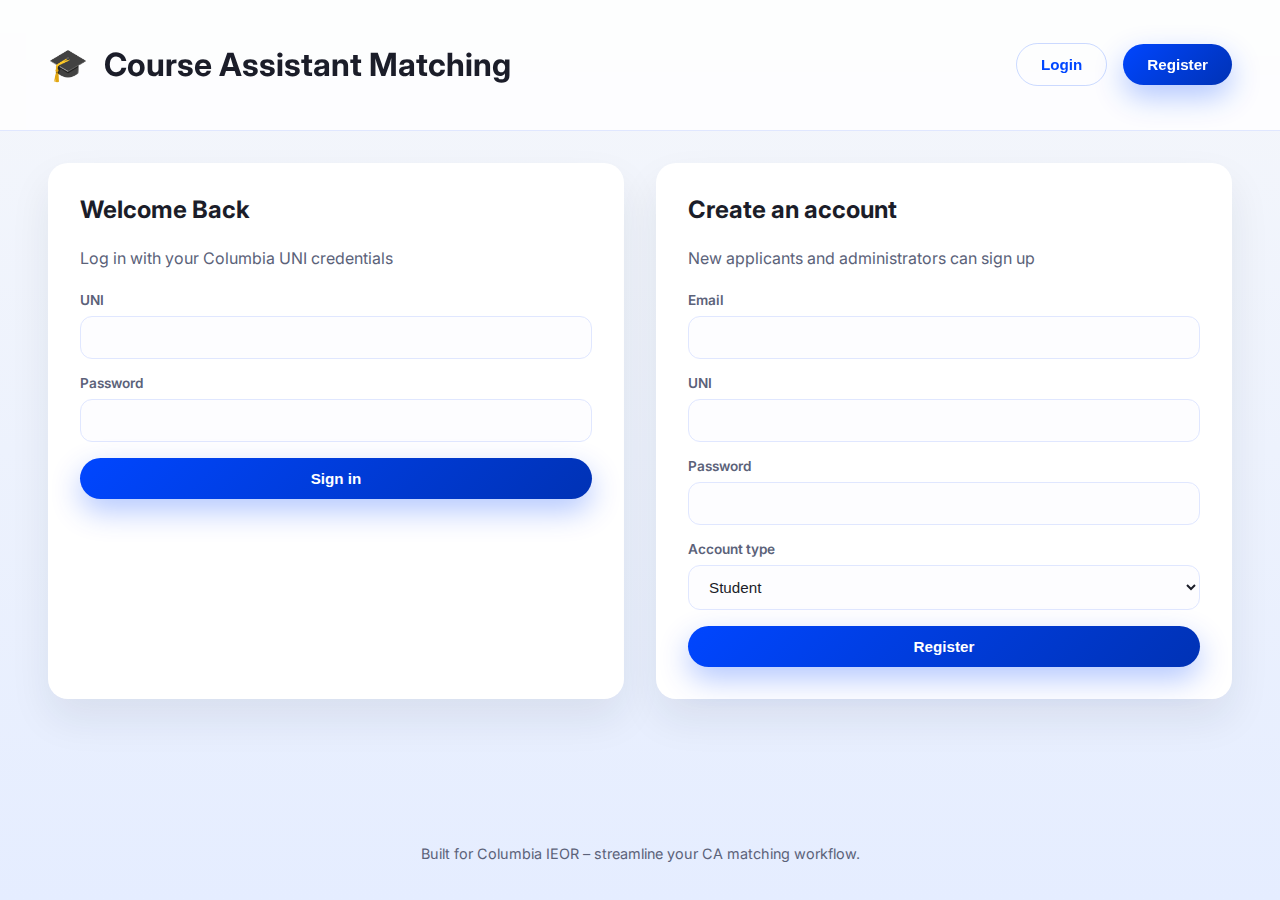
<file: frontend/index.html>
<!DOCTYPE html>
<html lang="en">
  <head>
    <meta charset="UTF-8" />
    <meta name="viewport" content="width=device-width, initial-scale=1.0" />
    <title>CA Match Platform</title>
    <link rel="stylesheet" href="styles.css" />
    <link
      rel="preconnect"
      href="https://fonts.googleapis.com"
    />
    <link
      rel="preconnect"
      href="https://fonts.gstatic.com"
      crossorigin
    />
    <link
      href="https://fonts.googleapis.com/css2?family=Inter:wght@400;500;600;700&display=swap"
      rel="stylesheet"
    />
  </head>
  <body>
    <header class="app-header">
      <div class="branding">
        <span class="logo">🎓</span>
        <h1>Course Assistant Matching</h1>
      </div>
      <nav class="nav-actions">
        <button id="nav-login" class="ghost-button">Login</button>
        <button id="nav-register" class="primary-button">Register</button>
        <button id="nav-logout" class="ghost-button hidden">Logout</button>
      </nav>
    </header>

    <main class="content">
      <section id="auth-section" class="card-grid">
        <article class="card" id="login-card">
          <h2>Welcome Back</h2>
          <p class="card-subtitle">Log in with your Columbia UNI credentials</p>
          <form id="login-form" class="stack">
            <label>
              <span>UNI</span>
              <input type="text" id="login-uni" required minlength="6" maxlength="7" />
            </label>
            <label>
              <span>Password</span>
              <input type="password" id="login-password" required minlength="8" />
            </label>
            <button type="submit" class="primary-button">Sign in</button>
          </form>
        </article>

        <article class="card" id="register-card">
          <h2>Create an account</h2>
          <p class="card-subtitle">New applicants and administrators can sign up</p>
          <form id="register-form" class="stack">
            <label>
              <span>Email</span>
              <input type="email" id="register-email" required />
            </label>
            <label>
              <span>UNI</span>
              <input type="text" id="register-uni" required minlength="6" maxlength="7" />
            </label>
            <label>
              <span>Password</span>
              <input type="password" id="register-password" required minlength="8" />
            </label>
            <label>
              <span>Account type</span>
              <select id="register-role">
                <option value="student">Student</option>
                <option value="admin">Administrator</option>
              </select>
            </label>
            <button type="submit" class="primary-button">Register</button>
          </form>
        </article>
      </section>

      <section id="student-dashboard" class="hidden">
        <div class="dashboard-grid">
          <article class="card wide">
            <div class="card-header">
              <h2>My Profile</h2>
              <button id="refresh-profile" class="ghost-button">Refresh</button>
            </div>
            <form id="profile-form" class="grid-two">
              <label>
                <span>Full name</span>
                <input type="text" id="profile-full-name" placeholder="Jane Doe" />
              </label>
              <label>
                <span>Degree program</span>
                <input type="text" id="profile-degree" placeholder="MS Operations Research" />
              </label>
              <label>
                <span>Level of study</span>
                <select id="profile-level">
                  <option value="">Select level</option>
                  <option value="undergraduate">Undergraduate</option>
                  <option value="masters">Masters</option>
                </select>
              </label>
              <label>
                <span>Areas of interest</span>
                <select id="profile-interests" multiple size="5">
                  <option value="Financial Engineering & Risk Management">Financial Engineering & Risk Management</option>
                  <option value="Machine Learning & Analytics">Machine Learning & Analytics</option>
                  <option value="Optimization">Optimization</option>
                  <option value="Operations">Operations</option>
                  <option value="Stochastic Modeling and Simulation">Stochastic Modeling and Simulation</option>
                </select>
              </label>
              <label>
                <span>Resume link</span>
                <input type="url" id="profile-resume" placeholder="https://..." />
              </label>
              <label>
                <span>Transcript link</span>
                <input type="url" id="profile-transcript" placeholder="https://..." />
              </label>
              <label>
                <span>Profile photo URL</span>
                <input type="url" id="profile-photo" placeholder="https://..." />
              </label>
              <div class="profile-actions">
                <button type="submit" class="primary-button">Save profile</button>
              </div>
            </form>
          </article>

          <article class="card wide">
            <div class="card-header">
              <h2>Course preferences</h2>
              <button id="add-preference" class="ghost-button">Add preference</button>
            </div>
            <form id="preferences-form" class="stack"></form>
            <button id="save-preferences" class="primary-button">Save preferences</button>
          </article>

          <article class="card wide">
            <h2>Available courses</h2>
            <table class="data-table" id="courses-table">
              <thead>
                <tr>
                  <th>Code</th>
                  <th>Title</th>
                  <th>Track</th>
                  <th>Vacancies</th>
                </tr>
              </thead>
              <tbody></tbody>
            </table>
          </article>
        </div>
      </section>

      <section id="admin-dashboard" class="hidden">
        <div class="dashboard-grid">
          <article class="card wide">
            <div class="card-header">
              <h2>Course management</h2>
              <div class="actions">
                <label class="file-upload">
                  <input type="file" id="import-courses" accept=".csv" />
                  <span>Bulk import CSV</span>
                </label>
              </div>
            </div>
            <form id="course-form" class="grid-two">
              <label>
                <span>Course code</span>
                <input type="text" id="course-code" required />
              </label>
              <label>
                <span>Title</span>
                <input type="text" id="course-title" required />
              </label>
              <label>
                <span>Instructor</span>
                <input type="text" id="course-instructor" />
              </label>
              <label>
                <span>Instructor email</span>
                <input type="email" id="course-instructor-email" />
              </label>
              <label>
                <span>Track</span>
                <select id="course-track">
                  <option value="">Select track</option>
                  <option value="Financial Engineering & Risk Management">Financial Engineering & Risk Management</option>
                  <option value="Machine Learning & Analytics">Machine Learning & Analytics</option>
                  <option value="Optimization">Optimization</option>
                  <option value="Operations">Operations</option>
                  <option value="Stochastic Modeling and Simulation">Stochastic Modeling and Simulation</option>
                </select>
              </label>
              <label>
                <span>Vacancies</span>
                <input type="number" id="course-vacancies" min="0" value="0" />
              </label>
              <label>
                <span>Grade threshold</span>
                <input type="text" id="course-grade" />
              </label>
              <label>
                <span>Similar courses</span>
                <input type="text" id="course-similar" />
              </label>
              <div class="profile-actions">
                <button type="submit" class="primary-button">Save course</button>
              </div>
            </form>
            <table class="data-table" id="admin-courses-table">
              <thead>
                <tr>
                  <th>Code</th>
                  <th>Title</th>
                  <th>Track</th>
                  <th>Vacancies</th>
                </tr>
              </thead>
              <tbody></tbody>
            </table>
          </article>

          <article class="card">
            <h2>Matching engine</h2>
            <p>Kick off a fresh assignment run respecting vacancies and student preferences.</p>
            <button id="run-match" class="primary-button">Run matching</button>
            <div id="match-status" class="status"></div>
          </article>

          <article class="card wide">
            <h2>Assignments</h2>
            <table class="data-table" id="assignments-table">
              <thead>
                <tr>
                  <th>Student</th>
                  <th>UNI</th>
                  <th>Course</th>
                  <th>Instructor</th>
                </tr>
              </thead>
              <tbody></tbody>
            </table>
          </article>

          <article class="card wide">
            <h2>Communication</h2>
            <form id="email-form" class="stack">
              <label>
                <span>Email subject</span>
                <input type="text" id="email-subject" required />
              </label>
              <label>
                <span>Message</span>
                <textarea id="email-message" rows="5" required></textarea>
              </label>
              <label class="checkbox">
                <input type="checkbox" id="email-cc" checked />
                <span>CC instructors on emails</span>
              </label>
              <button type="submit" class="primary-button">Compose email summary</button>
            </form>
            <pre id="email-preview" class="code-block"></pre>
          </article>
        </div>
      </section>
    </main>

    <footer class="app-footer">
      <p>Built for Columbia IEOR – streamline your CA matching workflow.</p>
    </footer>

    <div id="toast" class="toast hidden"></div>

    <script src="app.js" type="module"></script>
  </body>
</html>
</file>
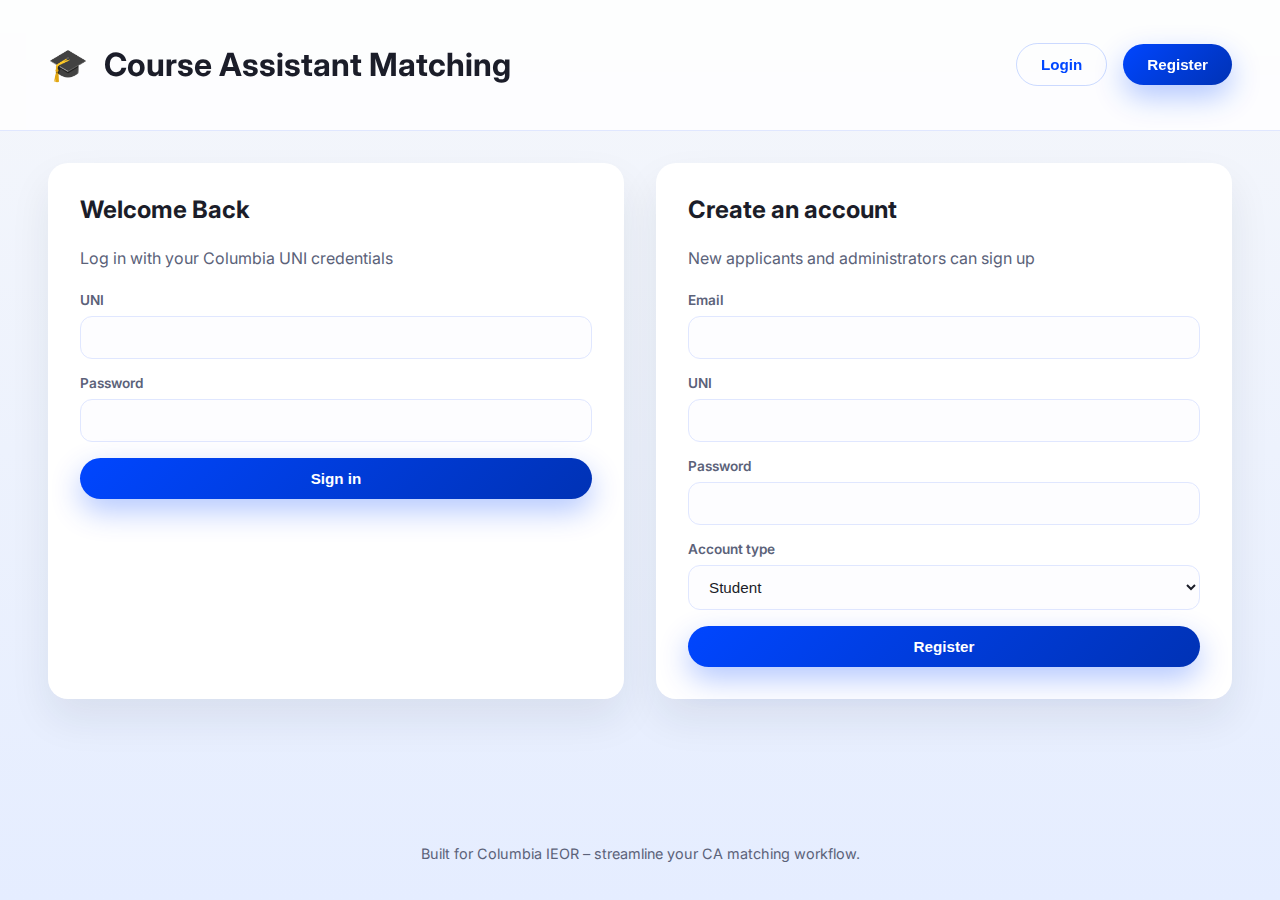
<file: frontend/admin-dashboard.html>
<!DOCTYPE html>
<html lang="en">
<head>
    <meta charset="UTF-8">
    <meta name="viewport" content="width=device-width, initial-scale=1.0">
    <title>CA Match - Admin Dashboard</title>
    <link rel="stylesheet" href="styles.css">
</head>
<body>
    <!-- Toast Notification -->
    <div id="toast" class="toast"></div>

    <!-- Admin Dashboard -->
    <section class="dashboard active">
        <!-- Navbar -->
        <nav class="navbar">
            <div class="navbar-brand">CA Match - Admin Console</div>
            <div class="navbar-menu">
                <button id="admin-nav-dashboard" class="nav-btn active">Dashboard</button>
                <button id="admin-nav-applications" class="nav-btn">Applications</button>
                <button id="admin-nav-students" class="nav-btn">Students</button>
                <button id="admin-nav-courses" class="nav-btn">Courses</button>
                <button id="admin-nav-assignments" class="nav-btn">Assignments</button>
                <button id="nav-logout" class="btn btn-secondary">Logout</button>
            </div>
        </nav>

        <!-- Dashboard Overview -->
        <div id="admin-dashboard-view" class="content-section active">
            <div class="container">
                <h2>Dashboard Overview</h2>
                <div class="stats-grid">
                    <div class="stat-card">
                        <div class="stat-value" id="stat-students">0</div>
                        <div class="stat-label">Total Students</div>
                    </div>
                    <div class="stat-card">
                        <div class="stat-value" id="stat-courses">0</div>
                        <div class="stat-label">Total Courses</div>
                    </div>
                    <div class="stat-card">
                        <div class="stat-value" id="stat-applications">0</div>
                        <div class="stat-label">Total Applications</div>
                    </div>
                    <div class="stat-card">
                        <div class="stat-value" id="stat-highlighted">0</div>
                        <div class="stat-label">Highlighted Apps</div>
                    </div>
                    <div class="stat-card">
                        <div class="stat-value" id="stat-assignments">0</div>
                        <div class="stat-label">Assignments</div>
                    </div>
                </div>
                
                <div id="courses-no-apps" class="alert-box" style="display: none;">
                    <h3>⚠️ Courses with No Applications</h3>
                    <ul id="courses-no-apps-list"></ul>
                </div>
            </div>
        </div>

        <!-- Applications Management -->
        <div id="admin-applications-view" class="content-section">
            <div class="container">
                <h2>Applications Management</h2>
                
                <div class="search-section">
                    <div class="search-bar">
                        <select id="search-type">
                            <option value="">Search All</option>
                            <option value="student">Student (UNI/Name)</option>
                            <option value="course">Course (Code/Title)</option>
                        </select>
                        <input type="text" id="search-input" 
                               placeholder="Type to search... (e.g., ab1234 or John Smith or IEOR4500)">
                        <button id="search-btn" class="btn btn-primary">Search</button>
                    </div>
                    <div class="search-filters">
                        <label>
                            <input type="checkbox" id="filter-highlighted"> 
                            Show Highlighted Only
                        </label>
                    </div>
                </div>

                <div id="search-results" class="search-results" style="display: none;"></div>

                <div class="table-container">
                    <table id="applications-table">
                        <thead>
                            <tr>
                                <th>Student Name</th>
                                <th>UNI</th>
                                <th>Course Code</th>
                                <th>Course Title</th>
                                <th>Rank</th>
                                <th>Highlight</th>
                                <th>Status</th>
                                <th>Actions</th>
                            </tr>
                        </thead>
                        <tbody></tbody>
                    </table>
                </div>
            </div>
        </div>

        <!-- Students List -->
        <div id="admin-students-view" class="content-section">
            <div class="container">
                <h2>Students</h2>
                <p class="info-text">Click on any student to view their complete application profile</p>
                <div id="students-list" class="list-container"></div>
            </div>
        </div>

        <!-- Courses Management -->
        <div id="admin-courses-view" class="content-section">
            <div class="container">
                <h2>Courses Management</h2>
                
                <div class="action-bar">
                    <button id="show-add-course" class="btn btn-primary">+ Add Course</button>
                    <label for="csv-upload" class="btn btn-secondary">📁 Import CSV</label>
                    <input type="file" id="csv-upload" accept=".csv" style="display: none;">
                </div>

                <div id="add-course-form" class="form-card" style="display: none;">
                    <h3>Add New Course</h3>
                    <form id="course-form">
                        <div class="form-row">
                            <div class="form-group">
                                <label for="course-code">Course Code*</label>
                                <input type="text" id="course-code" required>
                            </div>
                            <div class="form-group">
                                <label for="course-title">Title*</label>
                                <input type="text" id="course-title" required>
                            </div>
                        </div>
                        <div class="form-row">
                            <div class="form-group">
                                <label for="course-instructor">Instructor</label>
                                <input type="text" id="course-instructor">
                            </div>
                            <div class="form-group">
                                <label for="course-email">Instructor Email</label>
                                <input type="email" id="course-email">
                            </div>
                        </div>
                        <div class="form-row">
                            <div class="form-group">
                                <label for="course-track">Track</label>
                                <select id="course-track">
                                    <option value="">None</option>
                                    <option value="Financial Engineering & Risk Management">Financial Engineering</option>
                                    <option value="Machine Learning & Analytics">ML & Analytics</option>
                                    <option value="Optimization">Optimization</option>
                                    <option value="Operations">Operations</option>
                                    <option value="Stochastic Modeling and Simulation">Stochastic Modeling</option>
                                </select>
                            </div>
                            <div class="form-group">
                                <label for="course-vacancies">Vacancies*</label>
                                <input type="number" id="course-vacancies" min="0" required>
                            </div>
                        </div>
                        <div class="form-actions">
                            <button type="submit" class="btn btn-primary">Save Course</button>
                            <button type="button" id="cancel-add-course" class="btn btn-secondary">Cancel</button>
                        </div>
                    </form>
                </div>

                <div id="courses-list" class="list-container"></div>
            </div>
        </div>

        <!-- Assignments -->
        <div id="admin-assignments-view" class="content-section">
            <div class="container">
                <h2>Assignments</h2>
                <div class="action-bar">
                    <button id="run-matching" class="btn btn-primary">🎯 Run Matching Engine</button>
                </div>
                
                <div class="table-container">
                    <table id="assignments-table">
                        <thead>
                            <tr>
                                <th>Student Name</th>
                                <th>UNI</th>
                                <th>Course</th>
                                <th>Instructor</th>
                                <th>Status</th>
                                <th>Conflicts</th>
                                <th>Actions</th>
                            </tr>
                        </thead>
                        <tbody></tbody>
                    </table>
                </div>
            </div>
        </div>
    </section>

    <!-- Detail Panel -->
    <div id="detail-panel" class="detail-panel">
        <div class="detail-panel-header">
            <h3 id="detail-panel-title">Details</h3>
            <button id="close-detail-panel" class="close-btn">&times;</button>
        </div>
        <div id="detail-panel-content" class="detail-panel-content"></div>
    </div>

    <!-- Conflict Modal -->
    <div id="conflict-modal" class="modal">
        <div class="modal-content">
            <h3>⚠️ Highlight Conflicts Detected</h3>
            <div id="conflict-modal-body"></div>
            <div class="modal-actions">
                <button id="conflict-assign-anyway" class="btn btn-primary">Assign Anyway</button>
                <button id="conflict-cancel" class="btn btn-secondary">Cancel</button>
            </div>
        </div>
    </div>

    <script src="admin.js"></script>
</body>
</html>
</file>
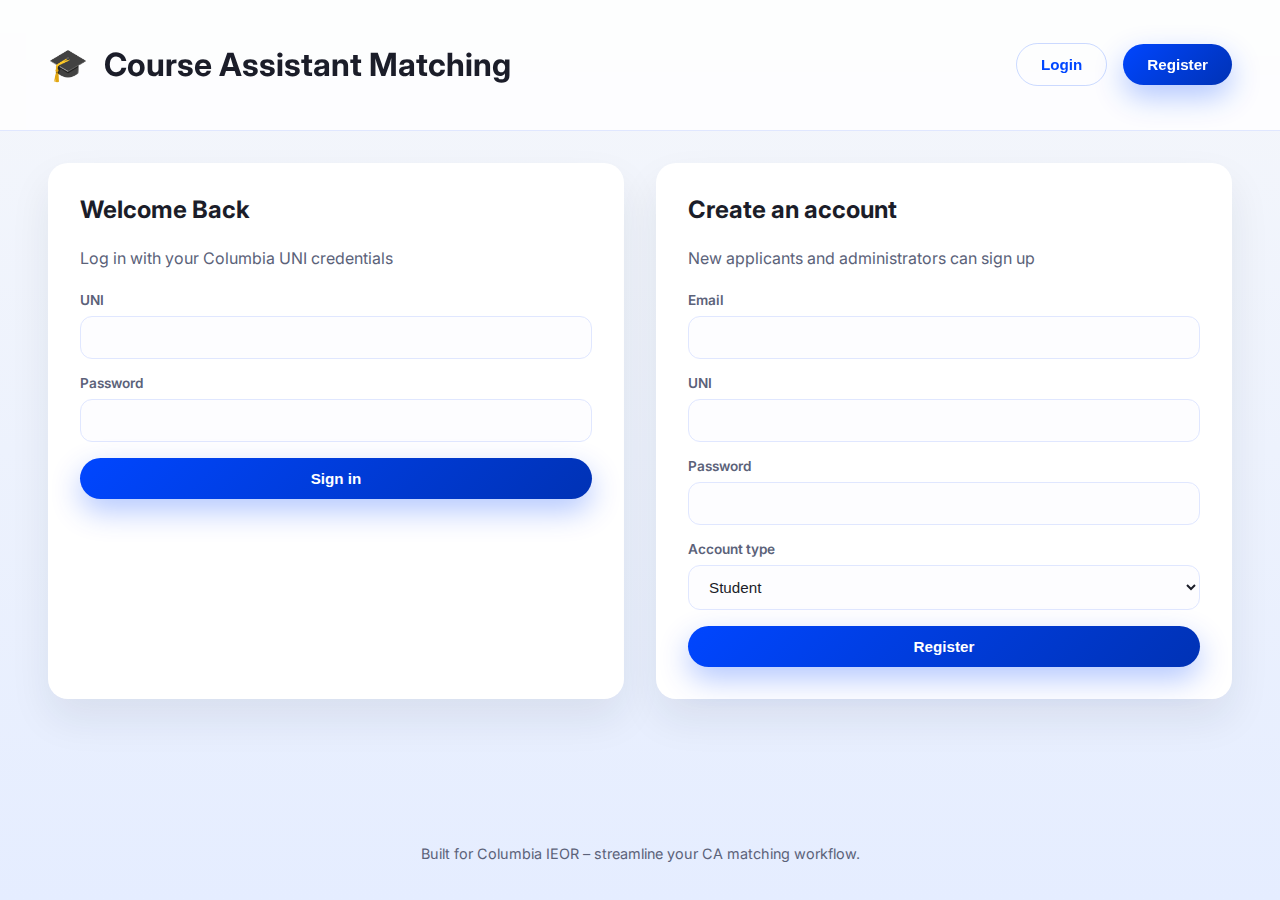
<file: frontend/student-dashboard.html>
<!DOCTYPE html>
<html lang="en">
<head>
    <meta charset="UTF-8">
    <meta name="viewport" content="width=device-width, initial-scale=1.0">
    <title>CA Match - Student Dashboard</title>
    <link rel="stylesheet" href="styles.css">
</head>
<body>
    <!-- Toast Notification -->
    <div id="toast" class="toast"></div>

    <!-- Student Dashboard -->
    <section class="dashboard active">
        <!-- Navbar -->
        <nav class="navbar">
            <div class="navbar-brand">CA Match - Student Portal</div>
            <div class="navbar-menu">
                <button id="student-nav-courses" class="nav-btn active">Available Courses</button>
                <button id="student-nav-applications" class="nav-btn">My Applications</button>
                <button id="nav-logout" class="btn btn-secondary">Logout</button>
            </div>
        </nav>

        <!-- Available Courses View -->
        <div id="student-courses-view" class="content-section active">
            <div class="container">
                <h2>Available Courses</h2>
                <p class="info-text">Browse and apply to courses you're interested in becoming a CA for</p>

                <div class="filter-bar">
                    <label>Filter by Track:</label>
                    <select id="student-track-filter">
                        <option value="">All Tracks</option>
                        <option value="Financial Engineering & Risk Management">Financial Engineering</option>
                        <option value="Machine Learning & Analytics">Machine Learning & Analytics</option>
                        <option value="Optimization">Optimization</option>
                        <option value="Operations">Operations</option>
                        <option value="Stochastic Modeling and Simulation">Stochastic Modeling</option>
                    </select>
                </div>

                <div id="student-courses-grid" class="courses-grid">
                    <!-- Populated by JavaScript -->
                </div>
            </div>
        </div>

        <!-- My Applications View -->
        <div id="student-applications-view" class="content-section">
            <div class="container">
                <h2>My Applications</h2>
                <p class="info-text">Drag to reorder your preferences (1 = highest priority)</p>
                <div id="student-applications-list" class="applications-list">
                    <!-- Populated by JavaScript -->
                </div>
            </div>
        </div>
    </section>

    <script src="student.js"></script>
</body>
</html>
</file>
<file: frontend/styles.css>
:root {
  --bg: #f5f7fb;
  --card-bg: #ffffff;
  --primary: #0046ff;
  --primary-dark: #0032b5;
  --border: #e0e7ff;
  --text: #1b1d29;
  --muted: #5b6279;
  --success: #0f8c60;
  --warning: #f7b733;
  --danger: #d64545;
  font-family: 'Inter', system-ui, -apple-system, BlinkMacSystemFont, 'Segoe UI', sans-serif;
}

* {
  box-sizing: border-box;
}

body {
  margin: 0;
  background: linear-gradient(180deg, rgba(245, 247, 251, 1) 0%, rgba(229, 237, 255, 1) 100%);
  color: var(--text);
  min-height: 100vh;
  display: flex;
  flex-direction: column;
}

.app-header {
  display: flex;
  align-items: center;
  justify-content: space-between;
  padding: 1.5rem 3rem;
  background: rgba(255, 255, 255, 0.8);
  backdrop-filter: blur(10px);
  border-bottom: 1px solid var(--border);
  position: sticky;
  top: 0;
  z-index: 10;
}

.branding {
  display: flex;
  align-items: center;
  gap: 1rem;
}

.logo {
  font-size: 2rem;
}

nav button {
  margin-left: 0.75rem;
}

.content {
  flex: 1;
  padding: 2rem 3rem 4rem;
}

.card-grid {
  display: grid;
  grid-template-columns: repeat(auto-fit, minmax(320px, 1fr));
  gap: 2rem;
}

.card {
  background: var(--card-bg);
  border-radius: 20px;
  padding: 2rem;
  box-shadow: 0 20px 40px rgba(31, 41, 55, 0.08);
  display: flex;
  flex-direction: column;
  gap: 1.5rem;
}

.card.wide {
  grid-column: 1 / -1;
}

.card h2 {
  margin: 0;
}

.card-subtitle {
  color: var(--muted);
  margin: 0;
}

.stack {
  display: flex;
  flex-direction: column;
  gap: 1rem;
}

.grid-two {
  display: grid;
  grid-template-columns: repeat(auto-fit, minmax(220px, 1fr));
  gap: 1.25rem 1.5rem;
}

label span {
  display: block;
  font-size: 0.85rem;
  font-weight: 600;
  color: var(--muted);
  margin-bottom: 0.5rem;
}

input,
select,
textarea {
  width: 100%;
  padding: 0.75rem 1rem;
  border-radius: 12px;
  border: 1px solid var(--border);
  background: #fdfdff;
  font-size: 0.95rem;
  color: var(--text);
  transition: border-color 0.2s ease, box-shadow 0.2s ease;
}

input:focus,
select:focus,
textarea:focus {
  outline: none;
  border-color: var(--primary);
  box-shadow: 0 0 0 3px rgba(0, 70, 255, 0.15);
}

.primary-button,
.ghost-button {
  border-radius: 999px;
  padding: 0.75rem 1.5rem;
  font-weight: 600;
  font-size: 0.95rem;
  cursor: pointer;
  border: none;
  transition: transform 0.15s ease, box-shadow 0.2s ease;
}

.primary-button {
  background: linear-gradient(135deg, var(--primary), var(--primary-dark));
  color: #fff;
  box-shadow: 0 12px 30px rgba(0, 70, 255, 0.3);
}

.primary-button:hover {
  transform: translateY(-1px);
  box-shadow: 0 18px 40px rgba(0, 70, 255, 0.32);
}

.ghost-button {
  background: transparent;
  color: var(--primary);
  border: 1px solid rgba(0, 70, 255, 0.2);
}

.ghost-button:hover {
  background: rgba(0, 70, 255, 0.08);
}

.hidden {
  display: none !important;
}

.dashboard-grid {
  display: grid;
  grid-template-columns: repeat(auto-fit, minmax(360px, 1fr));
  gap: 2rem;
}

.card-header {
  display: flex;
  justify-content: space-between;
  align-items: center;
  gap: 1rem;
}

.profile-actions {
  display: flex;
  align-items: center;
  justify-content: flex-end;
  grid-column: 1 / -1;
}

.data-table {
  width: 100%;
  border-collapse: collapse;
  font-size: 0.95rem;
}

.data-table thead {
  background: rgba(0, 70, 255, 0.08);
  color: var(--primary-dark);
}

.data-table th,
.data-table td {
  padding: 0.85rem 1rem;
  border-bottom: 1px solid var(--border);
  text-align: left;
}

.status {
  background: rgba(15, 140, 96, 0.08);
  border-radius: 12px;
  padding: 1rem;
  color: var(--success);
  font-weight: 600;
}

.checkbox {
  display: flex;
  align-items: center;
  gap: 0.75rem;
  font-size: 0.95rem;
  color: var(--muted);
}

.checkbox input {
  width: auto;
  accent-color: var(--primary);
}

.code-block {
  background: #0f172a;
  color: #e2e8f0;
  padding: 1.5rem;
  border-radius: 16px;
  font-size: 0.85rem;
  max-height: 280px;
  overflow-y: auto;
}

.file-upload {
  display: inline-flex;
  align-items: center;
  padding: 0.65rem 1rem;
  border: 1px dashed var(--border);
  border-radius: 12px;
  cursor: pointer;
  color: var(--primary);
  font-weight: 500;
  gap: 0.75rem;
}

.file-upload input {
  display: none;
}

.toast {
  position: fixed;
  bottom: 24px;
  right: 24px;
  background: #1f2937;
  color: #f8fafc;
  padding: 1rem 1.5rem;
  border-radius: 12px;
  box-shadow: 0 18px 36px rgba(15, 23, 42, 0.35);
  opacity: 0;
  transform: translateY(12px);
  transition: opacity 0.3s ease, transform 0.3s ease;
}

.toast.show {
  opacity: 1;
  transform: translateY(0);
}

.app-footer {
  padding: 1.5rem;
  text-align: center;
  color: var(--muted);
  font-size: 0.9rem;
}

@media (max-width: 768px) {
  .app-header {
    flex-direction: column;
    align-items: flex-start;
    gap: 1rem;
  }

  nav button {
    margin-left: 0;
  }

  .content {
    padding: 1.5rem;
  }
}
</file>
